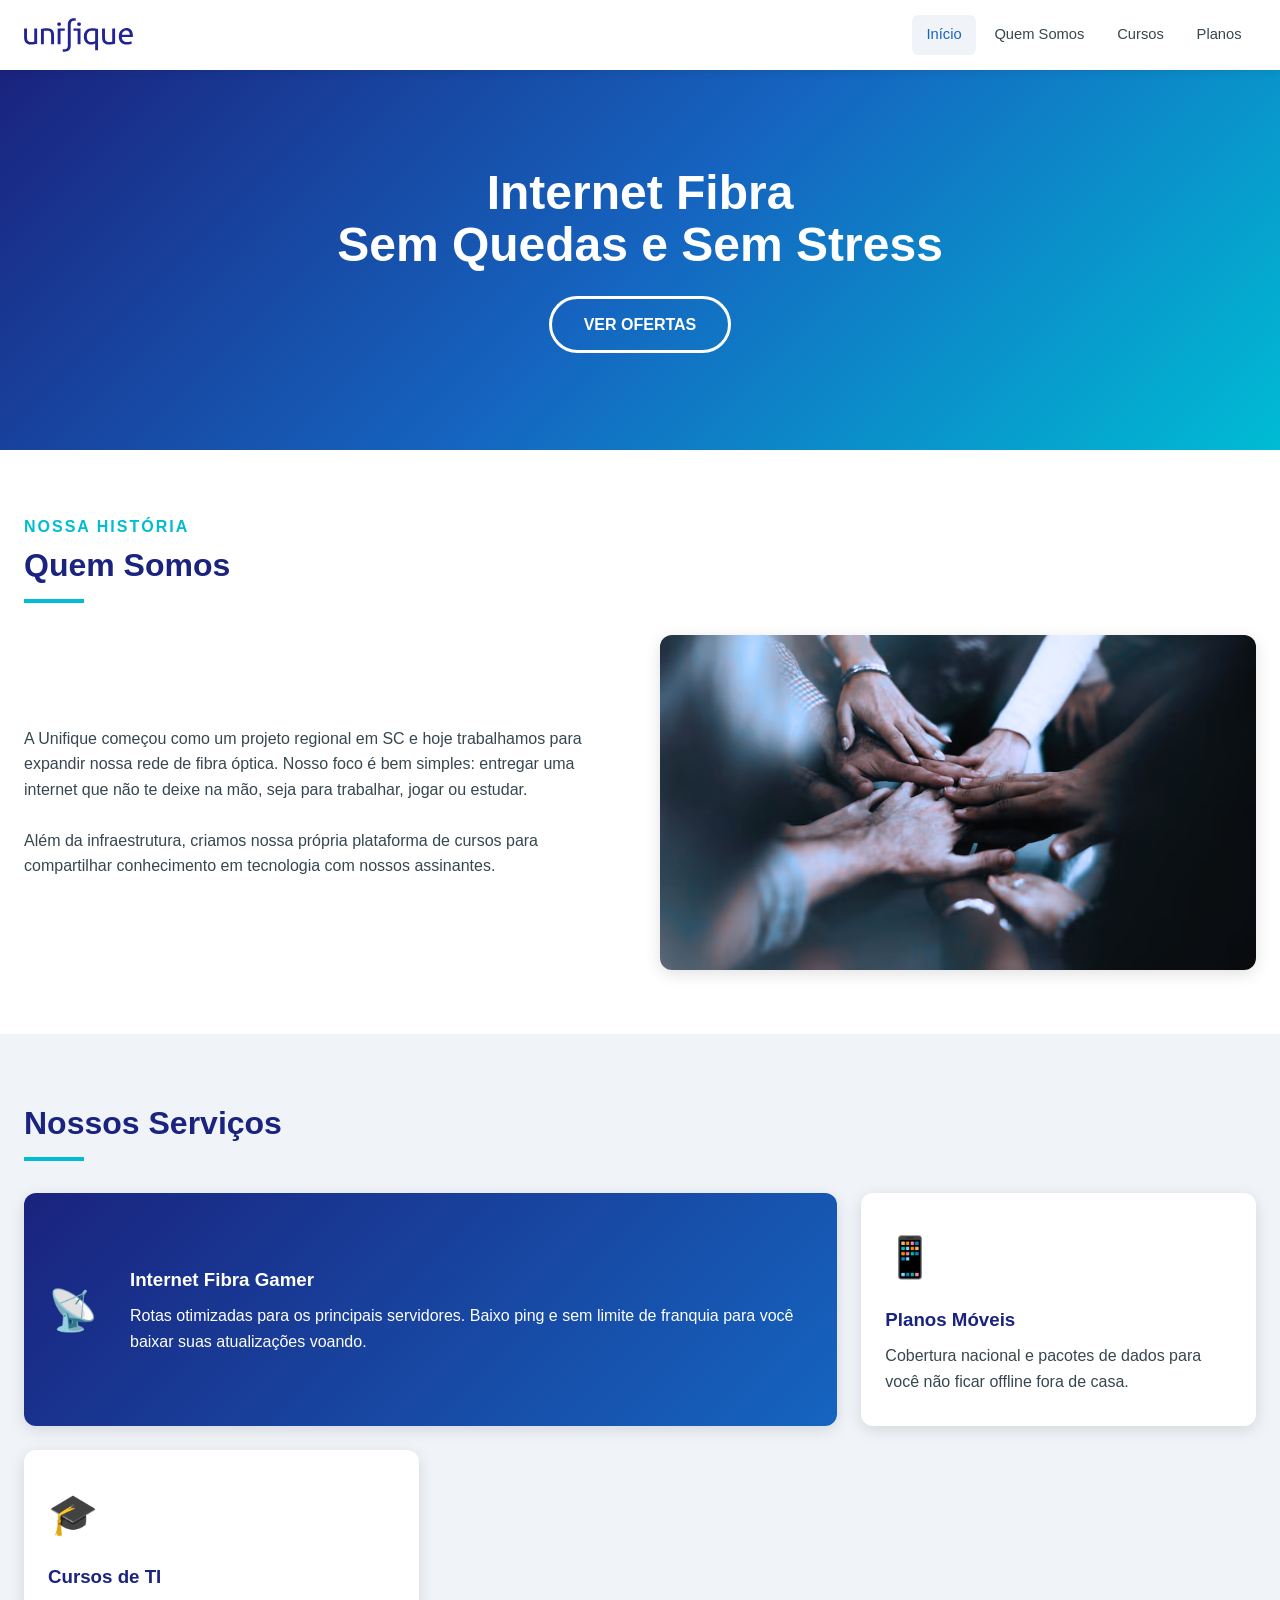
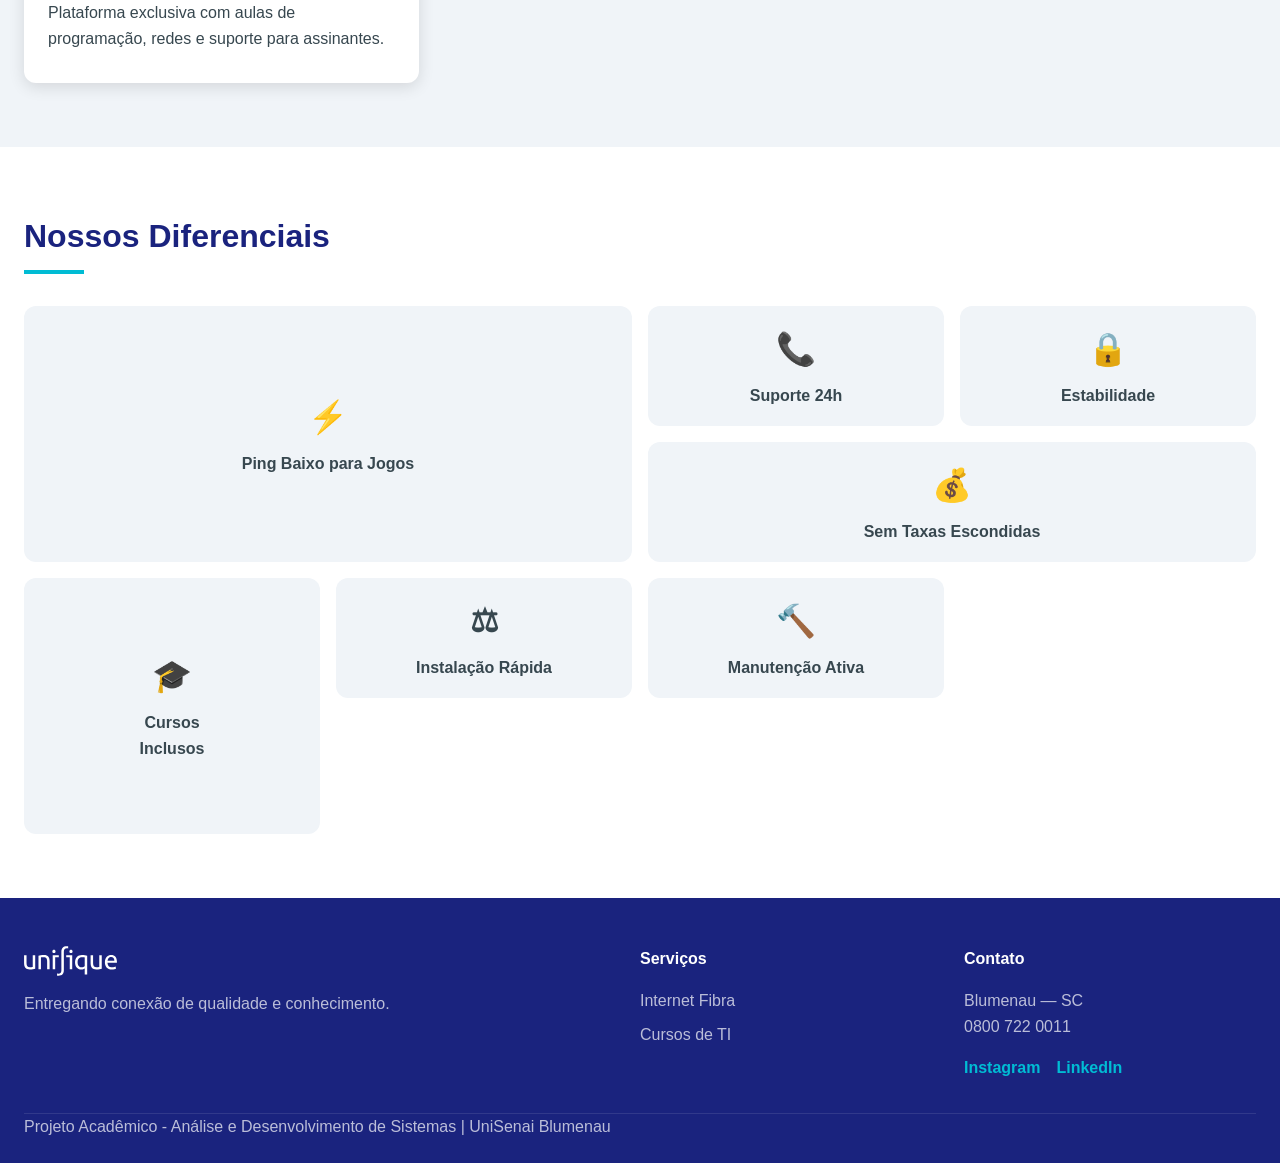
<file: index.html>
<!DOCTYPE html>
<html lang="pt-BR">
<head>
  <meta charset="UTF-8" />
  <meta name="viewport" content="width=device-width, initial-scale=1.0" />
  <title>Unifique — Internet Fibra</title>
  <link rel="stylesheet" href="style.css" />
</head>
<body>

<div class="site-wrapper">
  <header>
    <div class="header-inner">
      <a href="index.html" class="logo">
        <img src="imagens/logo.svg" alt="Logo Unifique" class="logo-img">
      </a>
      <nav>
        <ul class="nav-list">
          <li><a href="index.html" class="ativo">Início</a></li>
          <li><a href="#quem-somos">Quem Somos</a></li>
          <li><a href="cursos.html">Cursos</a></li>
          <li><a href="produto.html">Planos</a></li>
        </ul>
      </nav>
    </div>
  </header>

  <main>
    <section class="hero">
      <div class="hero-content">
        <h1>Internet Fibra<br>Sem Quedas e Sem Stress</h1>
        <a href="produto.html" class="btn-hero">VER OFERTAS</a>
      </div>
    </section>

    <section class="quem-somos" id="quem-somos">
      <div class="section-container">
        <p class="section-subtitle">Nossa história</p>
        <h2 class="section-title">Quem Somos</h2>
        <div class="section-divider"></div>

        <div class="quem-somos-grid">
          <div class="quem-texto">
            <p>A Unifique começou como um projeto regional em SC e hoje trabalhamos para expandir nossa rede de fibra óptica. Nosso foco é bem simples: entregar uma internet que não te deixe na mão, seja para trabalhar, jogar ou estudar.</p>
            <br>
            <p>Além da infraestrutura, criamos nossa própria plataforma de cursos para compartilhar conhecimento em tecnologia com nossos assinantes.</p>
          </div>
          <div class="quem-imagem">
            <img src="imagens/quem somos.png" alt="Quem somos">
          </div>
        </div>
      </div>
    </section>

    <section class="servicos" id="servicos">
      <div class="section-container">
        <h2 class="section-title">Nossos Serviços</h2>
        <div class="section-divider"></div>

        <div class="servicos-grid">
          <article class="servico-card premium">
            <div class="servico-icone">&#128225;</div>
            <div>
              <h3>Internet Fibra Gamer</h3>
              <p>Rotas otimizadas para os principais servidores. Baixo ping e sem limite de franquia para você baixar suas atualizações voando.</p>
            </div>
          </article>

          <article class="servico-card">
            <div class="servico-icone">&#128241;</div>
            <h3>Planos Móveis</h3>
            <p>Cobertura nacional e pacotes de dados para você não ficar offline fora de casa.</p>
          </article>

          <article class="servico-card">
            <div class="servico-icone">&#127891;</div>
            <h3>Cursos de TI</h3>
            <p>Plataforma exclusiva com aulas de programação, redes e suporte para assinantes.</p>
          </article>
        </div>
      </div>
    </section>

    <section class="diferenciais" id="diferenciais">
      <div class="section-container">
        <h2 class="section-title">Nossos Diferenciais</h2>
        <div class="section-divider"></div>

        <div class="diferenciais-grid">
          <div class="diferencial-item grande">
            <div class="icon">&#9889;</div>
            <span>Ping Baixo para Jogos</span>
          </div>
          <div class="diferencial-item">
            <div class="icon">&#128222;</div>
            <span>Suporte 24h</span>
          </div>
          <div class="diferencial-item largo">
            <div class="icon">&#128176;</div>
            <span>Sem Taxas Escondidas</span>
          </div>
          <div class="diferencial-item">
            <div class="icon">&#128274;</div>
            <span>Estabilidade</span>
          </div>
          <div class="diferencial-item alto">
            <div class="icon">&#127891;</div>
            <span>Cursos<br>Inclusos</span>
          </div>
          <div class="diferencial-item">
            <div class="icon">&#9878;</div>
            <span>Instalação Rápida</span>
          </div>
          <div class="diferencial-item">
            <div class="icon">&#128296;</div>
            <span>Manutenção Ativa</span>
          </div>
        </div>
      </div>
    </section>
  </main>

  <footer>
    <div class="footer-grid">
      <div class="footer-col">
        <img src="imagens/logo.svg" alt="Unifique" style="height: 30px; margin-bottom: 15px; filter: brightness(0) invert(1);">
        <p>Entregando conexão de qualidade e conhecimento.</p>
      </div>
      <div class="footer-col">
        <h4>Serviços</h4>
        <ul>
          <li><a href="produto.html">Internet Fibra</a></li>
          <li><a href="cursos.html">Cursos de TI</a></li>
        </ul>
      </div>
      <div class="footer-col">
        <h4>Contato</h4>
        <p>Blumenau — SC</p>
        <p>0800 722 0011</p>
        <div class="redes-sociais">
          <a href="#">Instagram</a>
          <a href="#">LinkedIn</a>
        </div>
      </div>
    </div>
    <div class="footer-bottom">
      <p>Projeto Acadêmico - Análise e Desenvolvimento de Sistemas | UniSenai Blumenau</p>
    </div>
  </footer>
</div>

</body>
</html>
</file>
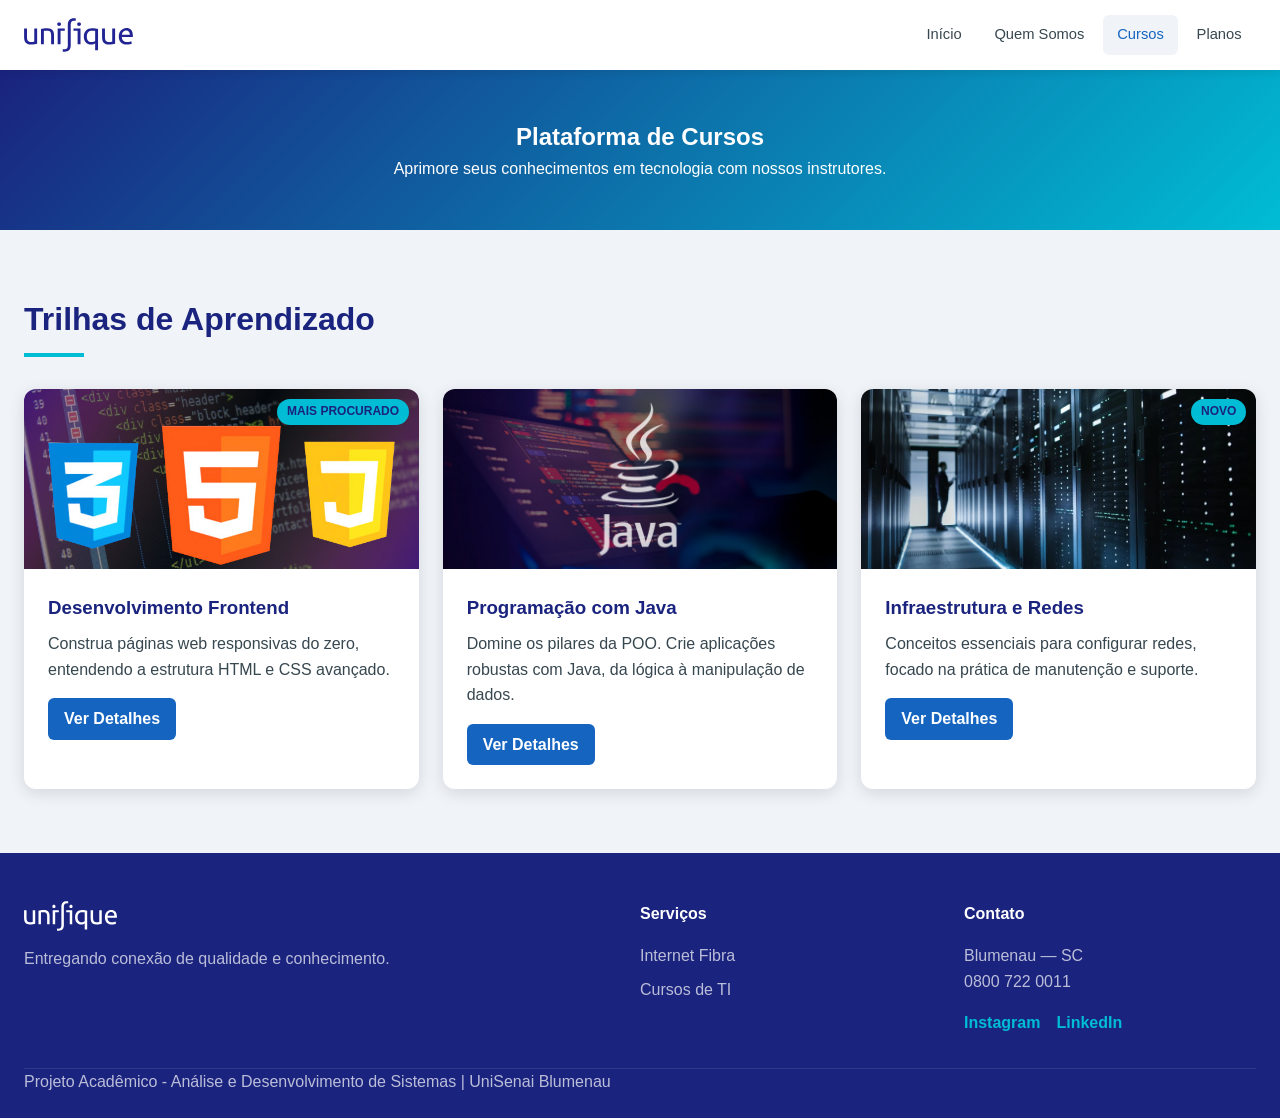
<file: cursos.html>
<!DOCTYPE html>
<html lang="pt-BR">
<head>
  <meta charset="UTF-8" />
  <meta name="viewport" content="width=device-width, initial-scale=1.0" />
  <title>Cursos Online — Unifique</title>
  <link rel="stylesheet" href="style.css" />
</head>
<body>

<div class="site-wrapper">
  <header>
    <div class="header-inner">
      <a href="index.html" class="logo">
        <img src="imagens/logo.svg" alt="Logo Unifique" class="logo-img">
      </a>
      <nav>
        <ul class="nav-list">
          <li><a href="index.html">Início</a></li>
          <li><a href="index.html#quem-somos">Quem Somos</a></li>
          <li><a href="cursos.html" class="ativo">Cursos</a></li>
          <li><a href="produto.html">Planos</a></li>
        </ul>
      </nav>
    </div>
  </header>

  <main>
    <section class="cursos-hero">
      <h1>Plataforma de Cursos</h1>
      <p>Aprimore seus conhecimentos em tecnologia com nossos instrutores.</p>
    </section>

    <section class="cursos-lista">
      <div class="section-container">
        <h2 class="section-title">Trilhas de Aprendizado</h2>
        <div class="section-divider"></div>

        <div class="cursos-grid">
          <article class="curso-card">
            <div class="curso-card-img">
              <span class="curso-badge">Mais Procurado</span>
              <img src="imagens/cursos/frontend.jpg" alt="Código na tela">
            </div>
            <div class="curso-card-body">
              <h3>Desenvolvimento Frontend</h3>
              <p>Construa páginas web responsivas do zero, entendendo a estrutura HTML e CSS avançado.</p>
              <a href="#" class="btn-comprar">Ver Detalhes</a>
            </div>
          </article>

          <article class="curso-card">
            <div class="curso-card-img">
              <img src="imagens/cursos/backend.jpg" alt="Linguagem Java">
            </div>
            <div class="curso-card-body">
              <h3>Programação com Java</h3>
              <p>Domine os pilares da POO. Crie aplicações robustas com Java, da lógica à manipulação de dados.</p>
              <a href="#" class="btn-comprar">Ver Detalhes</a>
            </div>
          </article>

          <article class="curso-card">
            <div class="curso-card-img">
              <span class="curso-badge">Novo</span>
              <img src="imagens/cursos/redes.webp" alt="Servidores de Rede">
            </div>
            <div class="curso-card-body">
              <h3>Infraestrutura e Redes</h3>
              <p>Conceitos essenciais para configurar redes, focado na prática de manutenção e suporte.</p>
              <a href="#" class="btn-comprar">Ver Detalhes</a>
            </div>
          </article>
        </div>
      </div>
    </section>
  </main>

  <footer>
    <div class="footer-grid">
      <div class="footer-col">
        <img src="imagens/logo.svg" alt="Unifique" style="height: 30px; margin-bottom: 15px; filter: brightness(0) invert(1);">
        <p>Entregando conexão de qualidade e conhecimento.</p>
      </div>
      <div class="footer-col">
        <h4>Serviços</h4>
        <ul>
          <li><a href="produto.html">Internet Fibra</a></li>
          <li><a href="cursos.html">Cursos de TI</a></li>
        </ul>
      </div>
      <div class="footer-col">
        <h4>Contato</h4>
        <p>Blumenau — SC</p>
        <p>0800 722 0011</p>
        <div class="redes-sociais">
          <a href="#">Instagram</a>
          <a href="#">LinkedIn</a>
        </div>
      </div>
    </div>
    <div class="footer-bottom">
      <p>Projeto Acadêmico - Análise e Desenvolvimento de Sistemas | UniSenai Blumenau</p>
    </div>
  </footer>
</div>

</body>
</html>
</file>
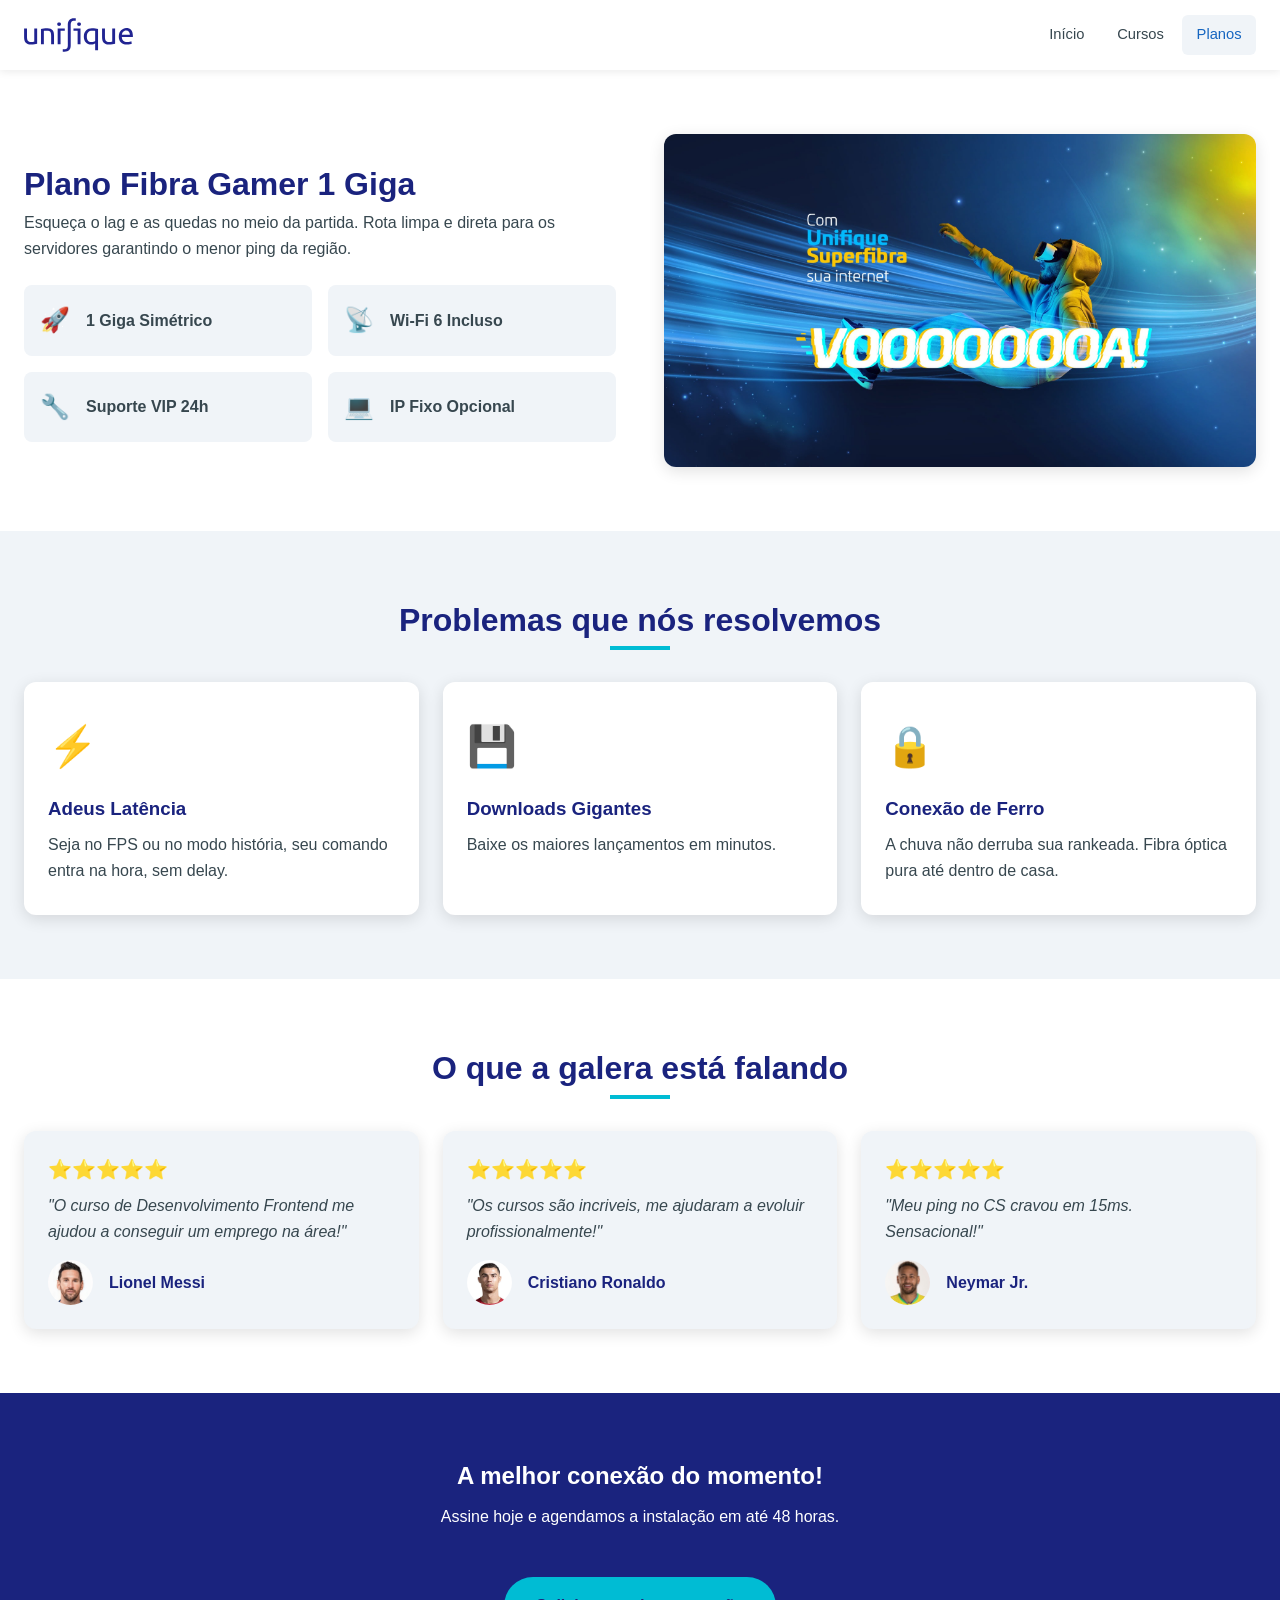
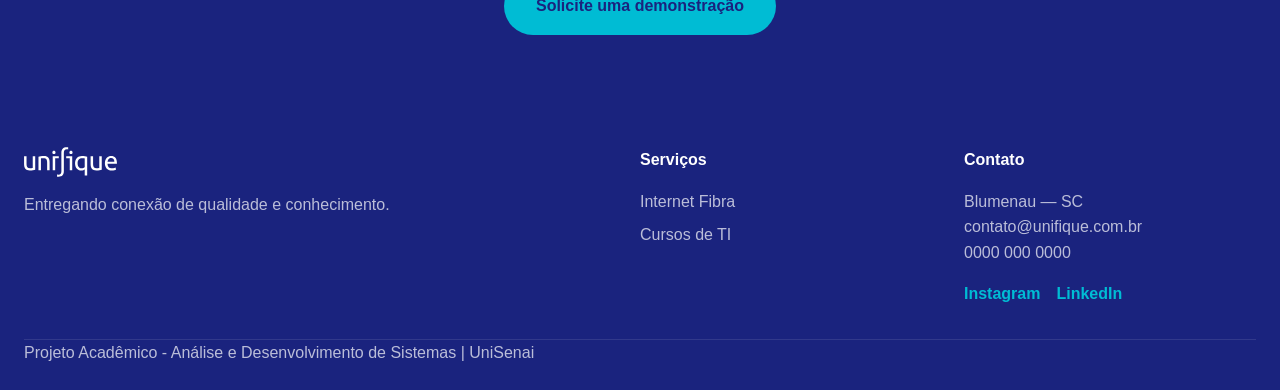
<file: produto.html>
<!DOCTYPE html>
<html lang="pt-BR">
<head>
  <meta charset="UTF-8" />
  <meta name="viewport" content="width=device-width, initial-scale=1.0" />
  <title>Plano Gamer — Unifique</title>
  <link rel="stylesheet" href="style.css" />
</head>
<body>

<div class="site-wrapper">
  <header>
    <div class="header-inner">
      <a href="index.html" class="logo">
        <img src="imagens/logo.svg" alt="Logo Unifique" class="logo-img">
      </a>
      <nav>
        <ul class="nav-list">
          <li><a href="index.html">Início</a></li>
          <li><a href="cursos.html">Cursos</a></li>
          <li><a href="produto.html" class="ativo">Planos</a></li>
        </ul>
      </nav>
    </div>
  </header>

  <main>
    <section class="produto-apresentacao">
      <div class="section-container">
        <div class="produto-grid">
          <div>
            <h1 class="section-title">Plano Fibra Gamer 1 Giga</h1>
            <p>Esqueça o lag e as quedas no meio da partida. Rota limpa e direta para os servidores garantindo o menor ping da região.</p>
            
            <div class="specs-grid">
              <div class="spec-item">
                <span style="font-size: 1.5rem;">&#128640;</span>
                <strong>1 Giga Simétrico</strong>
              </div>
              <div class="spec-item">
                <span style="font-size: 1.5rem;">&#128225;</span>
                <strong>Wi-Fi 6 Incluso</strong>
              </div>
              <div class="spec-item">
                <span style="font-size: 1.5rem;">&#128295;</span>
                <strong>Suporte VIP 24h</strong>
              </div>
              <div class="spec-item">
                <span style="font-size: 1.5rem;">&#128187;</span>
                <strong>IP Fixo Opcional</strong>
              </div>
            </div>
          </div>
          <img src="imagens/banner.jpg" alt="Banner">
        </div>
      </div>
    </section>

    <section class="produto-beneficios">
      <div class="section-container">
        <h2 class="section-title" style="text-align:center;">Problemas que nós resolvemos</h2>
        <div class="section-divider" style="margin: 0 auto 2rem;"></div>
        
        <div class="beneficios-grid">
          <div class="servico-card">
            <div class="servico-icone">&#9889;</div>
            <h3>Adeus Latência</h3>
            <p>Seja no FPS ou no modo história, seu comando entra na hora, sem delay.</p>
          </div>
          <div class="servico-card">
            <div class="servico-icone">&#128190;</div>
            <h3>Downloads Gigantes</h3>
            <p>Baixe os maiores lançamentos em minutos.</p>
          </div>
          <div class="servico-card">
            <div class="servico-icone">&#128274;</div>
            <h3>Conexão de Ferro</h3>
            <p>A chuva não derruba sua rankeada. Fibra óptica pura até dentro de casa.</p>
          </div>
        </div>
      </div>
    </section>

    <section class="produto-depoimentos">
      <div class="section-container">
        <h2 class="section-title" style="text-align:center;">O que a galera está falando</h2>
        <div class="section-divider" style="margin: 0 auto 2rem;"></div>
        
        <div class="depoimentos-grid">
          <div class="depoimento-card">
            <div class="depoimento-nota">⭐⭐⭐⭐⭐</div>
            <p class="depoimento-texto">"O curso de Desenvolvimento Frontend me ajudou a conseguir um emprego na área!"</p>
            <div class="depoimento-autor-box">
              <img src="imagens/avatar/messi.jpg" alt="Foto do Messi" class="depoimento-foto">
              <strong class="depoimento-nome">Lionel Messi</strong>
            </div>
          </div>
          
          <div class="depoimento-card">
            <div class="depoimento-nota">⭐⭐⭐⭐⭐</div>
            <p class="depoimento-texto">"Os cursos são incriveis, me ajudaram a evoluir profissionalmente!"</p>
            <div class="depoimento-autor-box">
              <img src="imagens/avatar/cr7.jpg" alt="Foto da Cr7" class="depoimento-foto">
              <strong class="depoimento-nome">Cristiano Ronaldo</strong>
            </div>
          </div>
          
          <div class="depoimento-card">
            <div class="depoimento-nota">⭐⭐⭐⭐⭐</div>
            <p class="depoimento-texto">"Meu ping no CS cravou em 15ms. Sensacional!"</p>
            <div class="depoimento-autor-box">
              <img src="imagens/avatar/neymar.jpg" alt="Foto do Ney" class="depoimento-foto">
              <strong class="depoimento-nome">Neymar Jr.</strong>
            </div>
          </div>
        </div>
      </div>
    </section>

    <section class="produto-cta">
      <h2>A melhor conexão do momento!</h2>
      <p style="margin-top:0.5rem; margin-bottom: 1.5rem;">Assine hoje e agendamos a instalação em até 48 horas.</p>
      <a href="#" class="btn-cta">Solicite uma demonstração</a>
    </section>
  </main>

  <footer>
    <div class="footer-grid">
      <div class="footer-col">
        <img src="imagens/logo.svg" alt="Unifique" style="height: 30px; margin-bottom: 15px; filter: brightness(0) invert(1);">
        <p>Entregando conexão de qualidade e conhecimento.</p>
      </div>
      <div class="footer-col">
        <h4>Serviços</h4>
        <ul>
          <li><a href="produto.html">Internet Fibra</a></li>
          <li><a href="cursos.html">Cursos de TI</a></li>
        </ul>
      </div>
      <div class="footer-col">
        <h4>Contato</h4>
        <p>Blumenau — SC</p>
        <p>contato@unifique.com.br</p>
        <p>0000 000 0000</p>
        <div class="redes-sociais">
          <a href="#">Instagram</a>
          <a href="#">LinkedIn</a>
        </div>
      </div>
    </div>
    <div class="footer-bottom">
      <p>Projeto Acadêmico - Análise e Desenvolvimento de Sistemas | UniSenai </p>
    </div>
  </footer>
</div>

</body>
</html>
</file>
<file: style.css>
/* --- Reset & Variáveis --- */
*, *::before, *::after {
  box-sizing: border-box;
  margin: 0;
  padding: 0;
}

:root {
  --azul-escuro: #1a237e;
  --azul-medio: #1565c0;
  --azul-claro: #1e88e5;
  --ciano: #00bcd4;
  --branco: #ffffff;
  --cinza-claro: #f0f4f8;
  --cinza-medio: #b0bec5;
  --cinza-texto: #37474f;
  --sombra: 0 4px 16px rgba(0, 0, 0, 0.12);
  --radius: 12px;
  --transicao: 0.3s ease;
  --fonte-corpo: 'Segoe UI', 'Roboto', Arial, sans-serif;
}

html { scroll-behavior: smooth; }
body {
  font-family: var(--fonte-corpo);
  color: var(--cinza-texto);
  background: var(--branco);
  line-height: 1.6;
}
a { text-decoration: none; color: inherit; }
ul { list-style: none; }
img { max-width: 100%; display: block; }

/* --- Layout Principal --- */
.site-wrapper {
  display: grid;
  grid-template-areas: "header" "main" "footer";
  grid-template-rows: auto 1fr auto;
  min-height: 100vh;
}

/* --- Header & Nav --- */
header {
  grid-area: header;
  background: var(--branco);
  box-shadow: 0 2px 8px rgba(0, 0, 0, 0.08);
  position: sticky;
  top: 0;
  z-index: 100;
}

.header-inner {
  display: grid;
  grid-template-columns: auto 1fr;
  grid-template-areas: "logo nav";
  align-items: center;
  max-width: 1280px;
  margin: 0 auto;
  padding: 0 1.5rem;
  height: 70px;
  gap: 1rem;
}

.logo { grid-area: logo; display: flex; align-items: center; }

.logo-img {
  height: 35px;
  width: auto;
  object-fit: contain;
}

nav { grid-area: nav; }

.nav-list {
  display: grid;
  grid-auto-flow: column;
  grid-auto-columns: max-content;
  gap: 0.25rem;
  justify-content: end;
}

.nav-list li a {
  display: block;
  padding: 0.5rem 0.9rem;
  font-size: 0.92rem;
  font-weight: 500;
  border-radius: 6px;
  transition: all var(--transicao);
}

.nav-list li a:hover, .nav-list li a.ativo {
  background: var(--cinza-claro);
  color: var(--azul-medio);
}

/* --- Main & Hero --- */
main { grid-area: main; }

.hero {
  background: linear-gradient(135deg, var(--azul-escuro) 0%, var(--azul-medio) 50%, var(--ciano) 100%);
  min-height: 380px;
  display: grid;
  place-items: center;
  text-align: center;
  padding: 3rem 1.5rem;
}

.hero-content h1 {
  color: var(--branco);
  font-size: clamp(2rem, 5vw, 3rem);
  font-weight: 800;
  margin-bottom: 1.5rem;
  line-height: 1.1;
}

.btn-hero {
  display: inline-block;
  border: 3px solid var(--branco);
  color: var(--branco);
  padding: 0.8rem 2rem;
  border-radius: 50px;
  font-weight: 700;
  text-transform: uppercase;
  transition: all var(--transicao);
}

.btn-hero:hover { background: var(--branco); color: var(--azul-escuro); }

/* --- Seções Genéricas --- */
.section-container { max-width: 1280px; margin: 0 auto; }
.section-title { font-size: 2rem; font-weight: 800; color: var(--azul-escuro); }
.section-subtitle { color: var(--ciano); font-weight: 600; text-transform: uppercase; letter-spacing: 2px; }
.section-divider { width: 60px; height: 4px; background: var(--ciano); margin: 0.5rem 0 2rem; }

/* --- Quem Somos --- */
.quem-somos { padding: 4rem 1.5rem; background: var(--branco); }
.quem-somos-grid {
  display: grid;
  grid-template-columns: 1fr 1fr;
  gap: 2.5rem;
  align-items: center;
}
.quem-imagem img { border-radius: var(--radius); box-shadow: var(--sombra); }

/* --- Serviços --- */
.servicos { padding: 4rem 1.5rem; background: var(--cinza-claro); }
.servicos-grid {
  display: grid;
  grid-template-columns: repeat(3, 1fr);
  gap: 1.5rem;
}
.servico-card {
  background: var(--branco);
  border-radius: var(--radius);
  padding: 2rem 1.5rem;
  box-shadow: var(--sombra);
  transition: transform var(--transicao);
}
.servico-card:hover { transform: translateY(-5px); }
.servico-card h3 { color: var(--azul-escuro); margin: 1rem 0 0.5rem; }
.servico-icone { font-size: 2.5rem; }

.servico-card.premium {
  grid-column: span 2;
  background: linear-gradient(135deg, var(--azul-escuro), var(--azul-medio));
  color: var(--branco);
  display: flex;
  align-items: center;
  gap: 2rem;
}
.servico-card.premium h3 { color: var(--branco); margin-top: 0; }

/* --- Diferenciais (Dense) --- */
.diferenciais { padding: 4rem 1.5rem; background: var(--branco); }
.diferenciais-grid {
  display: grid;
  grid-template-columns: repeat(4, 1fr);
  grid-auto-rows: 120px;
  grid-auto-flow: dense;
  gap: 1rem;
}
.diferencial-item {
  background: var(--cinza-claro);
  border-radius: var(--radius);
  display: flex;
  flex-direction: column;
  align-items: center;
  justify-content: center;
  gap: 0.5rem;
  font-weight: 600;
  text-align: center;
  transition: all var(--transicao);
}
.diferencial-item:hover { background: var(--ciano); color: var(--branco); }
.diferencial-item .icon { font-size: 2rem; }

.diferencial-item.largo { grid-column: span 2; }
.diferencial-item.alto { grid-row: span 2; }
.diferencial-item.grande { grid-column: span 2; grid-row: span 2; }

/* --- Cursos --- */
.cursos-hero {
  background: linear-gradient(135deg, var(--azul-escuro), var(--ciano));
  padding: 3rem 1.5rem;
  text-align: center;
  color: var(--branco);
}
.cursos-lista { padding: 4rem 1.5rem; background: var(--cinza-claro); }
.cursos-grid {
  display: grid;
  grid-template-columns: repeat(3, 1fr);
  gap: 1.5rem;
}
.curso-card {
  background: var(--branco);
  border-radius: var(--radius);
  overflow: hidden;
  box-shadow: var(--sombra);
}
.curso-card-img { height: 180px; position: relative; }
.curso-card-img img { width: 100%; height: 100%; object-fit: cover; }
.curso-badge {
  position: absolute; top: 10px; right: 10px;
  background: var(--ciano); color: var(--azul-escuro);
  font-size: 0.75rem; font-weight: bold; padding: 0.2rem 0.6rem;
  border-radius: 20px; text-transform: uppercase;
}
.curso-card-body { padding: 1.5rem; }
.curso-card-body h3 { color: var(--azul-escuro); margin-bottom: 0.5rem; }
.btn-comprar {
  display: inline-block; margin-top: 1rem;
  background: var(--azul-medio); color: var(--branco);
  padding: 0.5rem 1rem; border-radius: 6px; font-weight: bold;
}

/* --- Produto Interno --- */
.produto-apresentacao { padding: 4rem 1.5rem; background: var(--branco); }
.produto-grid { display: grid; grid-template-columns: 1fr 1fr; gap: 3rem; align-items: center; }
.produto-grid img { border-radius: var(--radius); box-shadow: var(--sombra); }
.specs-grid { display: grid; grid-template-columns: 1fr 1fr; gap: 1rem; margin-top: 1.5rem; }
.spec-item { display: flex; align-items: center; gap: 1rem; background: var(--cinza-claro); padding: 1rem; border-radius: 8px;}

/* CSS BENEFÍCIOS (Seção 3) */
.produto-beneficios { padding: 4rem 1.5rem; background: var(--cinza-claro); }
.beneficios-grid {
  display: grid;
  grid-template-columns: repeat(3, 1fr);
  gap: 1.5rem;
}

/* CSS DEPOIMENTOS, FOTOS E NOTAS (Seção 4) */
.produto-depoimentos { padding: 4rem 1.5rem; background: var(--branco); }
.depoimentos-grid { display: grid; grid-template-columns: repeat(3, 1fr); gap: 1.5rem; }
.depoimento-card { 
  background: var(--cinza-claro); 
  padding: 1.5rem; 
  border-radius: var(--radius); 
  box-shadow: var(--sombra);
  display: flex;
  flex-direction: column;
}
.depoimento-nota { color: #f39c12; margin-bottom: 0.5rem; font-size: 1.2rem; }
.depoimento-texto { flex-grow: 1; font-style: italic; margin-bottom: 1rem; }
.depoimento-autor-box {
  display: flex;
  align-items: center;
  gap: 1rem;
  margin-top: auto;
}
.depoimento-foto {
  width: 45px;
  height: 45px;
  border-radius: 50%;
  object-fit: cover;
}
.depoimento-nome { color: var(--azul-escuro); }

/* CTA (Seção 5) */
.produto-cta { padding: 4rem 1.5rem; background: var(--azul-escuro); text-align: center; color: var(--branco); }
.btn-cta { display: inline-block; background: var(--ciano); color: var(--azul-escuro); padding: 1rem 2rem; border-radius: 50px; font-weight: bold; margin-top: 1.5rem; }

/* --- Footer --- */
footer { grid-area: footer; background: var(--azul-escuro); color: rgba(255,255,255,0.7); padding: 3rem 1.5rem 1.5rem; }
.footer-grid { display: grid; grid-template-columns: 2fr 1fr 1fr; gap: 2rem; max-width: 1280px; margin: 0 auto; padding-bottom: 2rem; border-bottom: 1px solid rgba(255,255,255,0.1); }
.footer-col h4 { color: var(--branco); margin-bottom: 1rem; }
.footer-col ul li { margin-bottom: 0.5rem; }

/* CSS REDES SOCIAIS */
.redes-sociais {
  display: flex;
  gap: 1rem;
  margin-top: 1rem;
}
.redes-sociais a {
  display: inline-block;
  color: var(--ciano);
  font-weight: bold;
}
</file>
